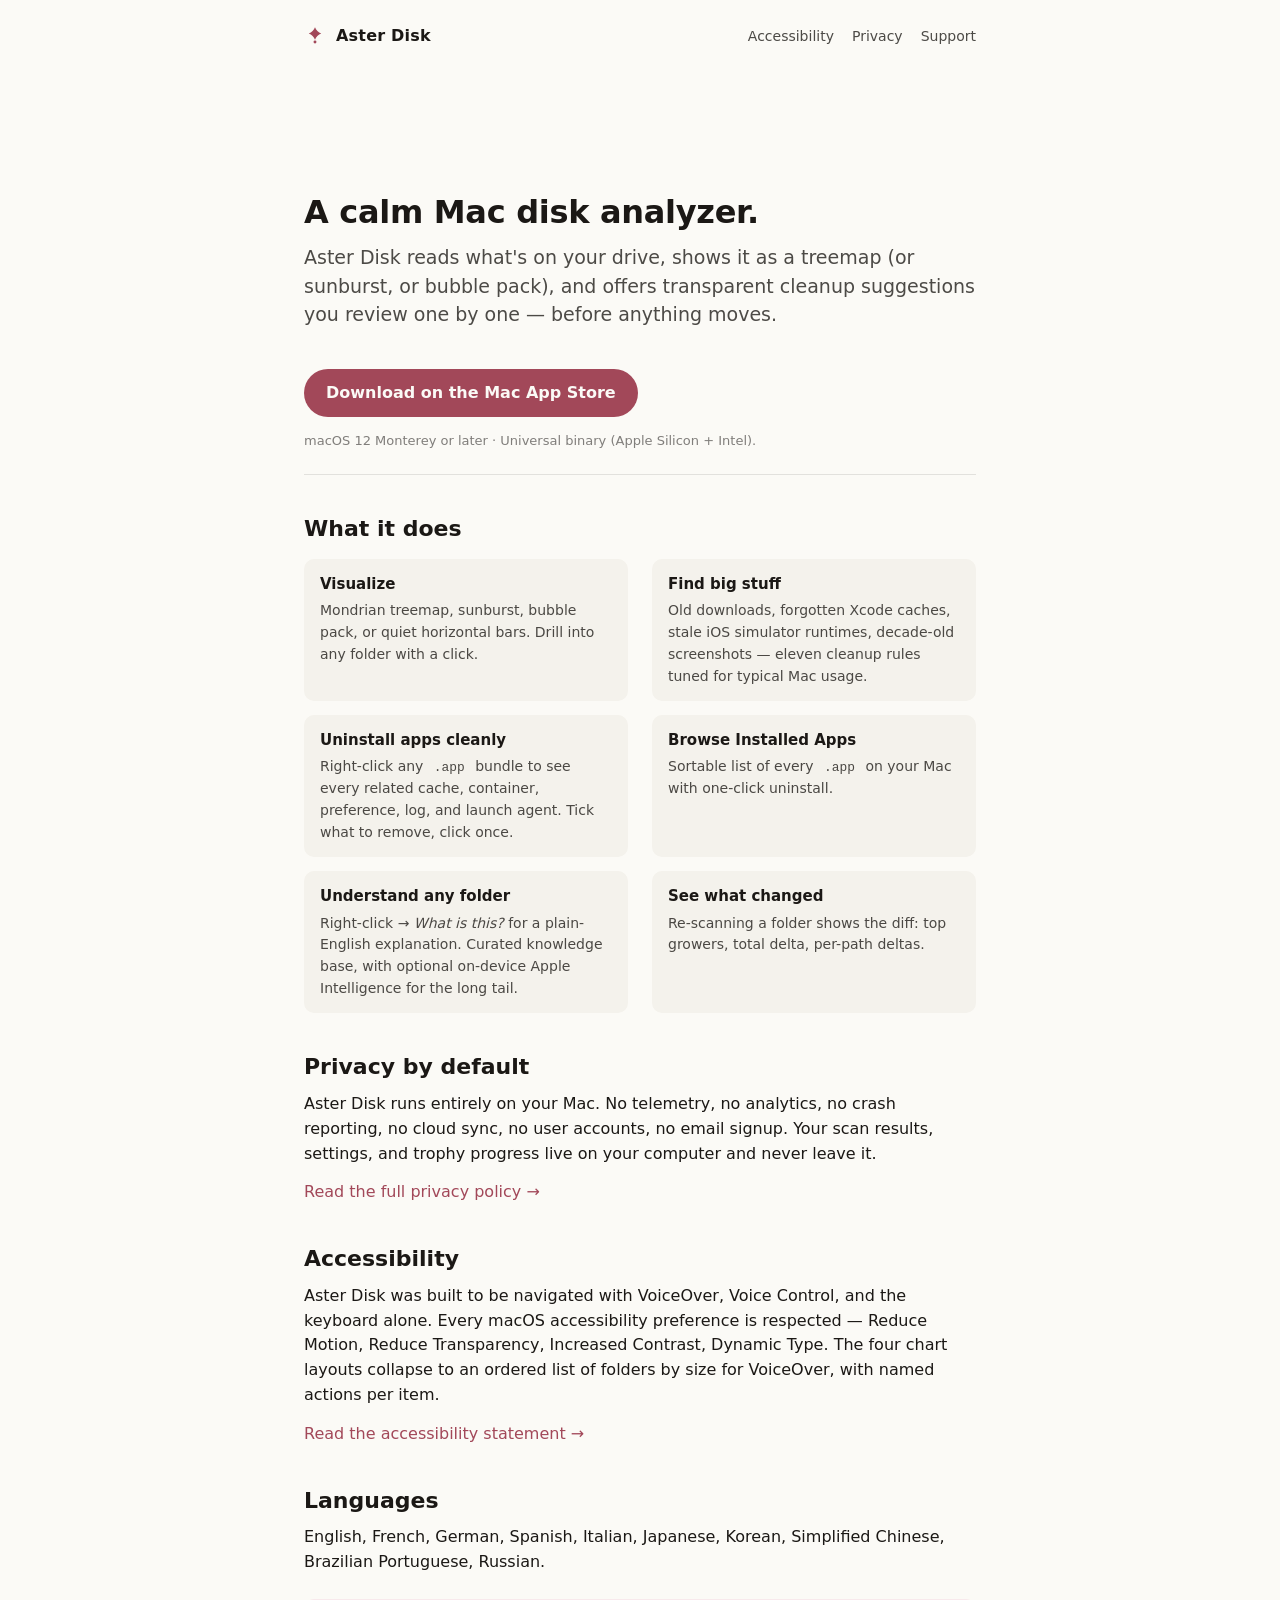
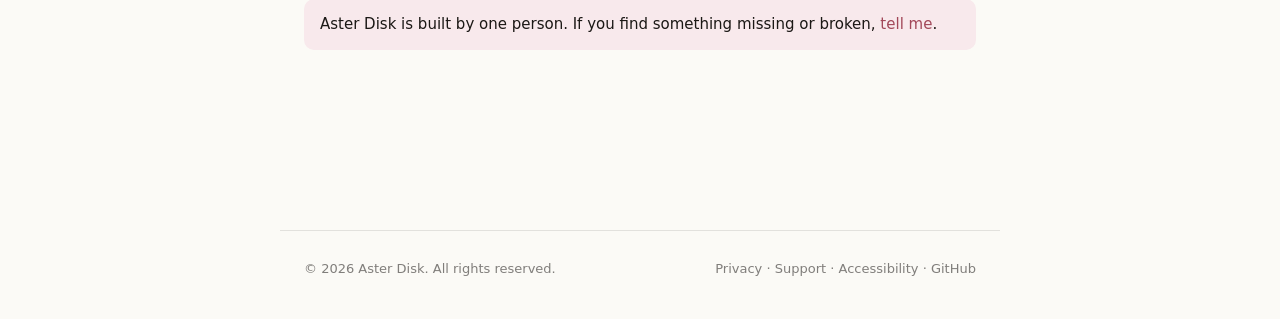
<file: index.html>
<!doctype html>
<html lang="en">
<head>
    <meta charset="utf-8">
    <meta name="viewport" content="width=device-width, initial-scale=1">
    <title>Aster Disk — a calm, native macOS disk analyzer</title>
    <meta name="description" content="Aster Disk reads what's on your Mac drive, shows it as a treemap, and offers transparent cleanup suggestions you can review one by one before anything moves.">
    <meta name="theme-color" content="#a24859" media="(prefers-color-scheme: light)">
    <meta name="theme-color" content="#1a1916" media="(prefers-color-scheme: dark)">
    <link rel="stylesheet" href="/styles.css">
    <link rel="canonical" href="https://www.asterdisk.com/">
    <meta property="og:type" content="website">
    <meta property="og:title" content="Aster Disk — calm Mac disk analyzer">
    <meta property="og:description" content="Native macOS disk analyzer with transparent cleanup suggestions. No telemetry, no cloud, no accounts.">
    <meta property="og:url" content="https://www.asterdisk.com/">
</head>
<body>
<a class="skip" href="#main">Skip to content</a>

<header class="site">
    <a class="brand" href="/" aria-label="Aster Disk home">
        <svg class="mark" viewBox="0 0 24 24" fill="none" aria-hidden="true">
            <path d="M12 2.5c1.1 3.2 3.6 5.7 6.8 6.8-3.2 1.1-5.7 3.6-6.8 6.8-1.1-3.2-3.6-5.7-6.8-6.8C8.4 8.2 10.9 5.7 12 2.5z" fill="currentColor"/>
            <circle cx="12" cy="18.5" r="1.6" fill="currentColor"/>
        </svg>
        Aster Disk
    </a>
    <nav class="top" aria-label="Primary">
        <a href="/accessibility">Accessibility</a>
        <a href="/privacy">Privacy</a>
        <a href="/support">Support</a>
    </nav>
</header>

<main id="main">
    <section class="hero">
        <h1>A calm Mac disk analyzer.</h1>
        <p class="lead">
            Aster Disk reads what's on your drive, shows it as a treemap
            (or sunburst, or bubble pack), and offers transparent cleanup
            suggestions you review one by one — before anything moves.
        </p>
        <a class="cta" href="https://apps.apple.com/app/aster-disk/id6769705763" rel="noopener">
            Download on the Mac App Store
        </a>
        <p style="margin-top:14px;color:var(--ink-3);font-size:13px;">
            macOS 12 Monterey or later · Universal binary (Apple Silicon + Intel).
        </p>
    </section>

    <h2>What it does</h2>
    <div class="features">
        <div class="feature">
            <h3>Visualize</h3>
            <p>Mondrian treemap, sunburst, bubble pack, or quiet horizontal bars. Drill into any folder with a click.</p>
        </div>
        <div class="feature">
            <h3>Find big stuff</h3>
            <p>Old downloads, forgotten Xcode caches, stale iOS simulator runtimes, decade-old screenshots — eleven cleanup rules tuned for typical Mac usage.</p>
        </div>
        <div class="feature">
            <h3>Uninstall apps cleanly</h3>
            <p>Right-click any <code>.app</code> bundle to see every related cache, container, preference, log, and launch agent. Tick what to remove, click once.</p>
        </div>
        <div class="feature">
            <h3>Browse Installed Apps</h3>
            <p>Sortable list of every <code>.app</code> on your Mac with one-click uninstall.</p>
        </div>
        <div class="feature">
            <h3>Understand any folder</h3>
            <p>Right-click → <em>What is this?</em> for a plain-English explanation. Curated knowledge base, with optional on-device Apple Intelligence for the long tail.</p>
        </div>
        <div class="feature">
            <h3>See what changed</h3>
            <p>Re-scanning a folder shows the diff: top growers, total delta, per-path deltas.</p>
        </div>
    </div>

    <h2>Privacy by default</h2>
    <p>
        Aster Disk runs entirely on your Mac. No telemetry, no analytics,
        no crash reporting, no cloud sync, no user accounts, no email
        signup. Your scan results, settings, and trophy progress live on
        your computer and never leave it.
    </p>
    <p><a href="/privacy">Read the full privacy policy →</a></p>

    <h2>Accessibility</h2>
    <p>
        Aster Disk was built to be navigated with VoiceOver, Voice
        Control, and the keyboard alone. Every macOS accessibility
        preference is respected — Reduce Motion, Reduce Transparency,
        Increased Contrast, Dynamic Type. The four chart layouts
        collapse to an ordered list of folders by size for VoiceOver,
        with named actions per item.
    </p>
    <p><a href="/accessibility">Read the accessibility statement →</a></p>

    <h2>Languages</h2>
    <p>
        English, French, German, Spanish, Italian, Japanese, Korean,
        Simplified Chinese, Brazilian Portuguese, Russian.
    </p>

    <div class="callout">
        Aster Disk is built by one person. If you find something missing
        or broken, <a href="/support">tell me</a>.
    </div>
</main>

<footer class="site">
    <span>© 2026 Aster Disk. All rights reserved.</span>
    <span>
        <a href="/privacy">Privacy</a> ·
        <a href="/support">Support</a> ·
        <a href="/accessibility">Accessibility</a> ·
        <a href="https://github.com/nerique/aster-public">GitHub</a>
    </span>
</footer>
</body>
</html>
</file>
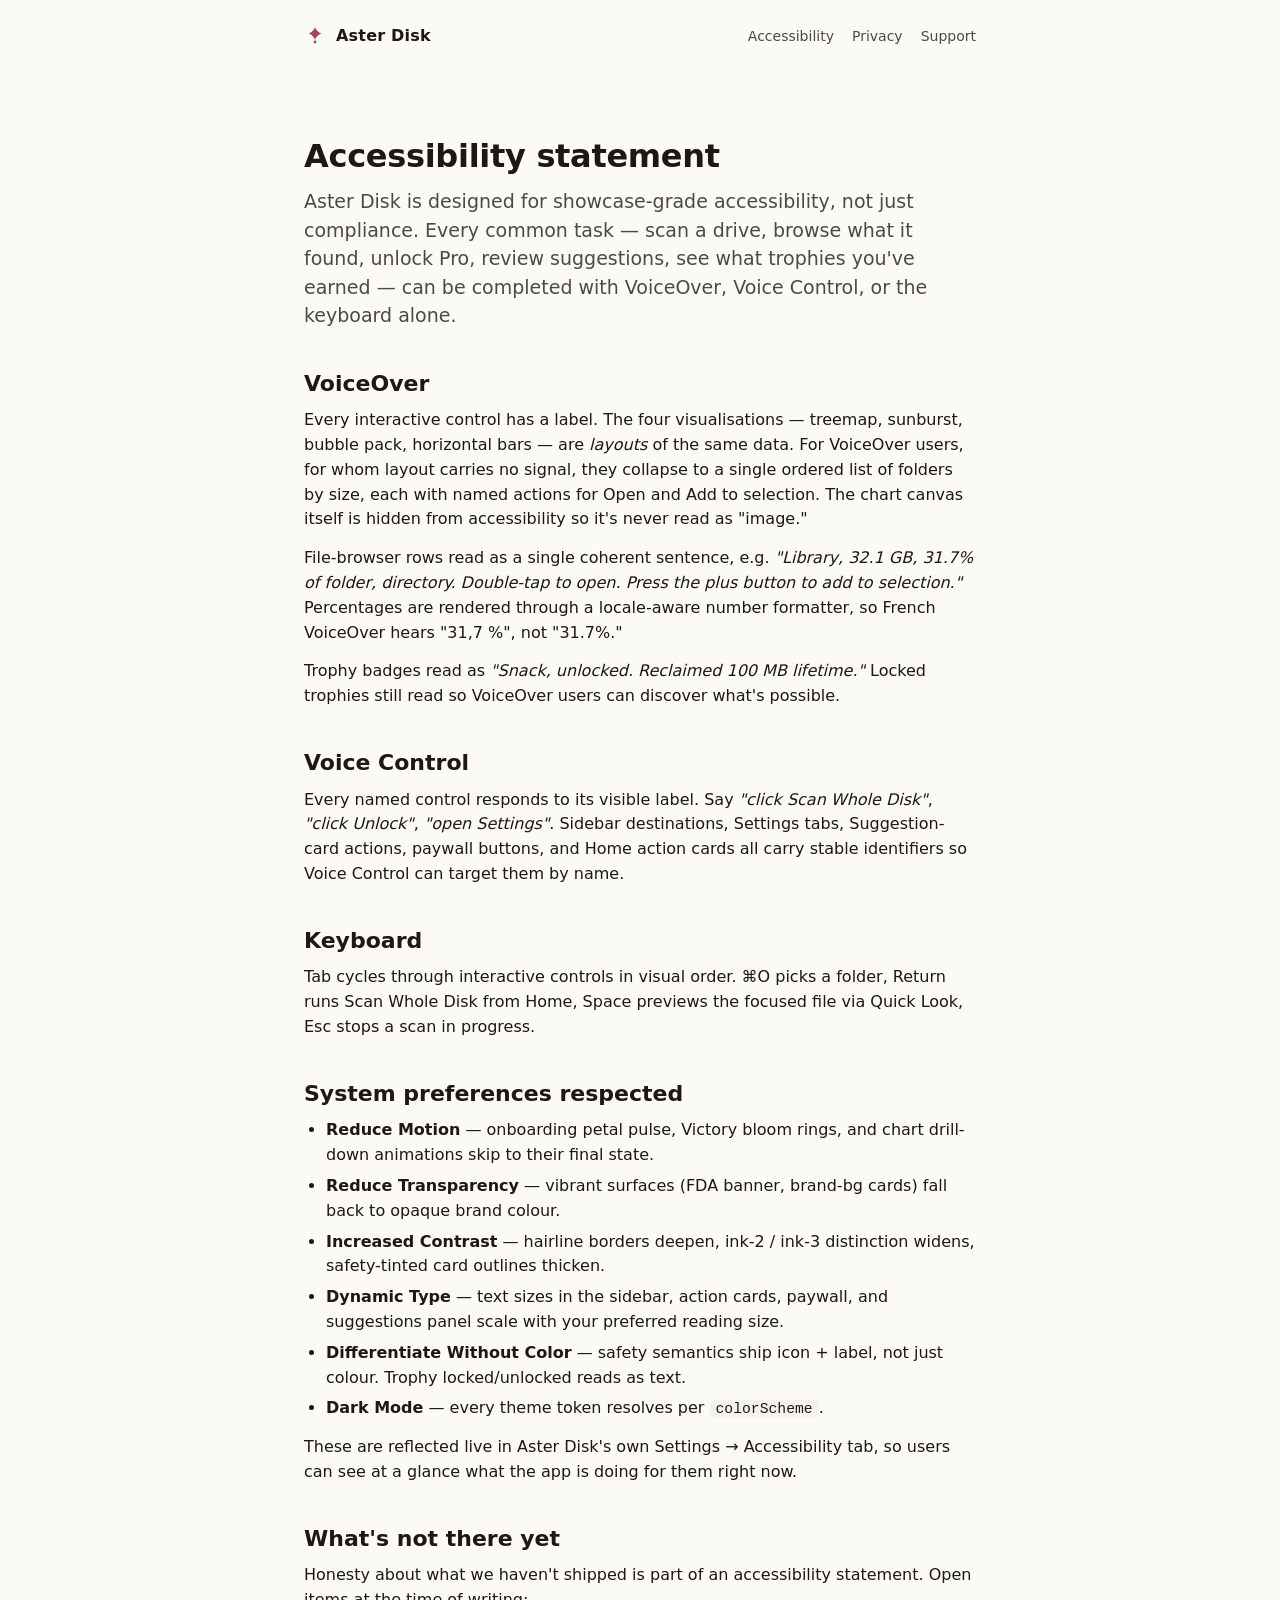
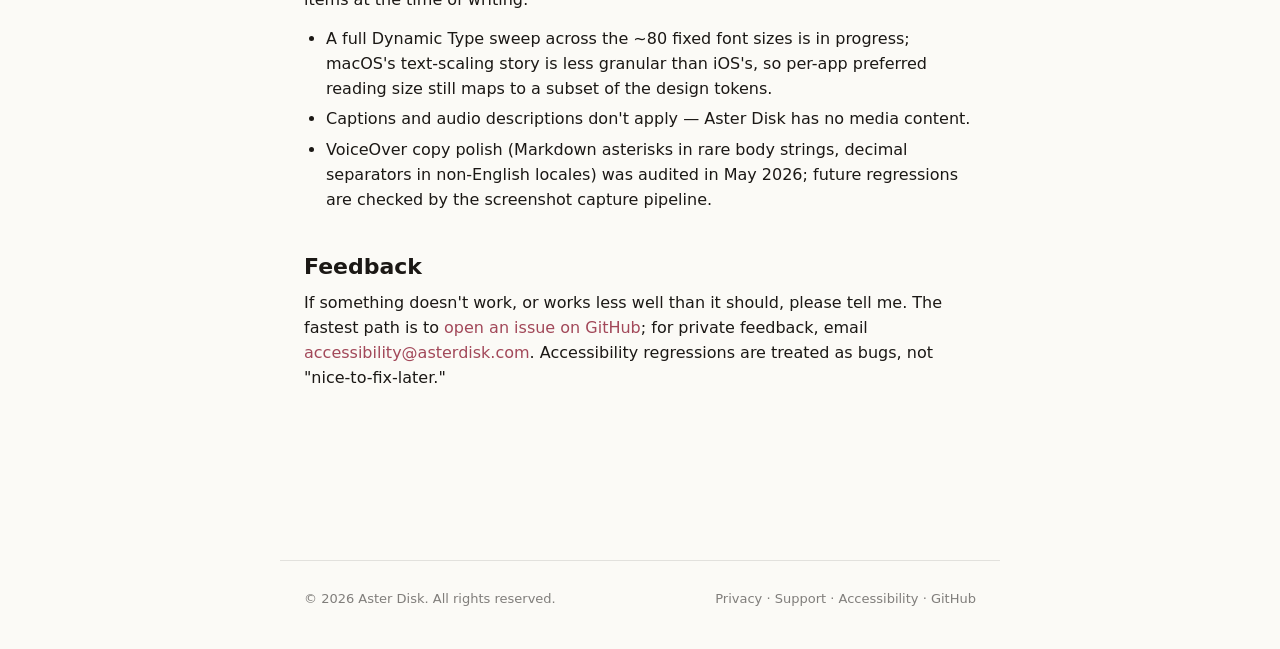
<file: accessibility.html>
<!doctype html>
<html lang="en">
<head>
    <meta charset="utf-8">
    <meta name="viewport" content="width=device-width, initial-scale=1">
    <title>Accessibility — Aster Disk</title>
    <meta name="description" content="Aster Disk is built to be navigated with VoiceOver, Voice Control, and the keyboard alone. Every macOS accessibility preference is respected.">
    <meta name="theme-color" content="#a24859" media="(prefers-color-scheme: light)">
    <meta name="theme-color" content="#1a1916" media="(prefers-color-scheme: dark)">
    <link rel="stylesheet" href="/styles.css">
    <link rel="canonical" href="https://www.asterdisk.com/accessibility">
</head>
<body>
<a class="skip" href="#main">Skip to content</a>

<header class="site">
    <a class="brand" href="/" aria-label="Aster Disk home">
        <svg class="mark" viewBox="0 0 24 24" fill="none" aria-hidden="true">
            <path d="M12 2.5c1.1 3.2 3.6 5.7 6.8 6.8-3.2 1.1-5.7 3.6-6.8 6.8-1.1-3.2-3.6-5.7-6.8-6.8C8.4 8.2 10.9 5.7 12 2.5z" fill="currentColor"/>
            <circle cx="12" cy="18.5" r="1.6" fill="currentColor"/>
        </svg>
        Aster Disk
    </a>
    <nav class="top" aria-label="Primary">
        <a href="/accessibility" aria-current="page">Accessibility</a>
        <a href="/privacy">Privacy</a>
        <a href="/support">Support</a>
    </nav>
</header>

<main id="main">
    <h1>Accessibility statement</h1>
    <p class="lead">
        Aster Disk is designed for showcase-grade accessibility, not
        just compliance. Every common task — scan a drive, browse what
        it found, unlock Pro, review suggestions, see what trophies
        you've earned — can be completed with VoiceOver, Voice
        Control, or the keyboard alone.
    </p>

    <h2>VoiceOver</h2>
    <p>
        Every interactive control has a label. The four visualisations
        — treemap, sunburst, bubble pack, horizontal bars — are
        <em>layouts</em> of the same data. For VoiceOver users, for
        whom layout carries no signal, they collapse to a single
        ordered list of folders by size, each with named actions for
        Open and Add to selection. The chart canvas itself is hidden
        from accessibility so it's never read as "image."
    </p>
    <p>
        File-browser rows read as a single coherent sentence, e.g.
        <em>"Library, 32.1 GB, 31.7% of folder, directory. Double-tap to
        open. Press the plus button to add to selection."</em>
        Percentages are rendered through a locale-aware number
        formatter, so French VoiceOver hears "31,7 %", not "31.7%."
    </p>
    <p>
        Trophy badges read as <em>"Snack, unlocked. Reclaimed 100 MB
        lifetime."</em> Locked trophies still read so VoiceOver users
        can discover what's possible.
    </p>

    <h2>Voice Control</h2>
    <p>
        Every named control responds to its visible label. Say
        <em>"click Scan Whole Disk"</em>, <em>"click Unlock"</em>,
        <em>"open Settings"</em>. Sidebar destinations, Settings tabs,
        Suggestion-card actions, paywall buttons, and Home action
        cards all carry stable identifiers so Voice Control can target
        them by name.
    </p>

    <h2>Keyboard</h2>
    <p>
        Tab cycles through interactive controls in visual order.
        ⌘O picks a folder, Return runs Scan Whole Disk from Home,
        Space previews the focused file via Quick Look, Esc stops a
        scan in progress.
    </p>

    <h2>System preferences respected</h2>
    <ul>
        <li><strong>Reduce Motion</strong> — onboarding petal pulse, Victory bloom rings, and chart drill-down animations skip to their final state.</li>
        <li><strong>Reduce Transparency</strong> — vibrant surfaces (FDA banner, brand-bg cards) fall back to opaque brand colour.</li>
        <li><strong>Increased Contrast</strong> — hairline borders deepen, ink-2 / ink-3 distinction widens, safety-tinted card outlines thicken.</li>
        <li><strong>Dynamic Type</strong> — text sizes in the sidebar, action cards, paywall, and suggestions panel scale with your preferred reading size.</li>
        <li><strong>Differentiate Without Color</strong> — safety semantics ship icon + label, not just colour. Trophy locked/unlocked reads as text.</li>
        <li><strong>Dark Mode</strong> — every theme token resolves per <code>colorScheme</code>.</li>
    </ul>
    <p>
        These are reflected live in Aster Disk's own
        Settings → Accessibility tab, so users can see at a glance
        what the app is doing for them right now.
    </p>

    <h2>What's not there yet</h2>
    <p>
        Honesty about what we haven't shipped is part of an
        accessibility statement. Open items at the time of writing:
    </p>
    <ul>
        <li>A full Dynamic Type sweep across the ~80 fixed font sizes is in progress; macOS's text-scaling story is less granular than iOS's, so per-app preferred reading size still maps to a subset of the design tokens.</li>
        <li>Captions and audio descriptions don't apply — Aster Disk has no media content.</li>
        <li>VoiceOver copy polish (Markdown asterisks in rare body strings, decimal separators in non-English locales) was audited in May 2026; future regressions are checked by the screenshot capture pipeline.</li>
    </ul>

    <h2>Feedback</h2>
    <p>
        If something doesn't work, or works less well than it should,
        please tell me. The fastest path is to
        <a href="https://github.com/nerique/aster-public/issues">open an issue on GitHub</a>;
        for private feedback, email
        <a href="mailto:accessibility@asterdisk.com">accessibility@asterdisk.com</a>.
        Accessibility regressions are treated as bugs, not "nice-to-fix-later."
    </p>
</main>

<footer class="site">
    <span>© 2026 Aster Disk. All rights reserved.</span>
    <span>
        <a href="/privacy">Privacy</a> ·
        <a href="/support">Support</a> ·
        <a href="/accessibility">Accessibility</a> ·
        <a href="https://github.com/nerique/aster-public">GitHub</a>
    </span>
</footer>
</body>
</html>
</file>
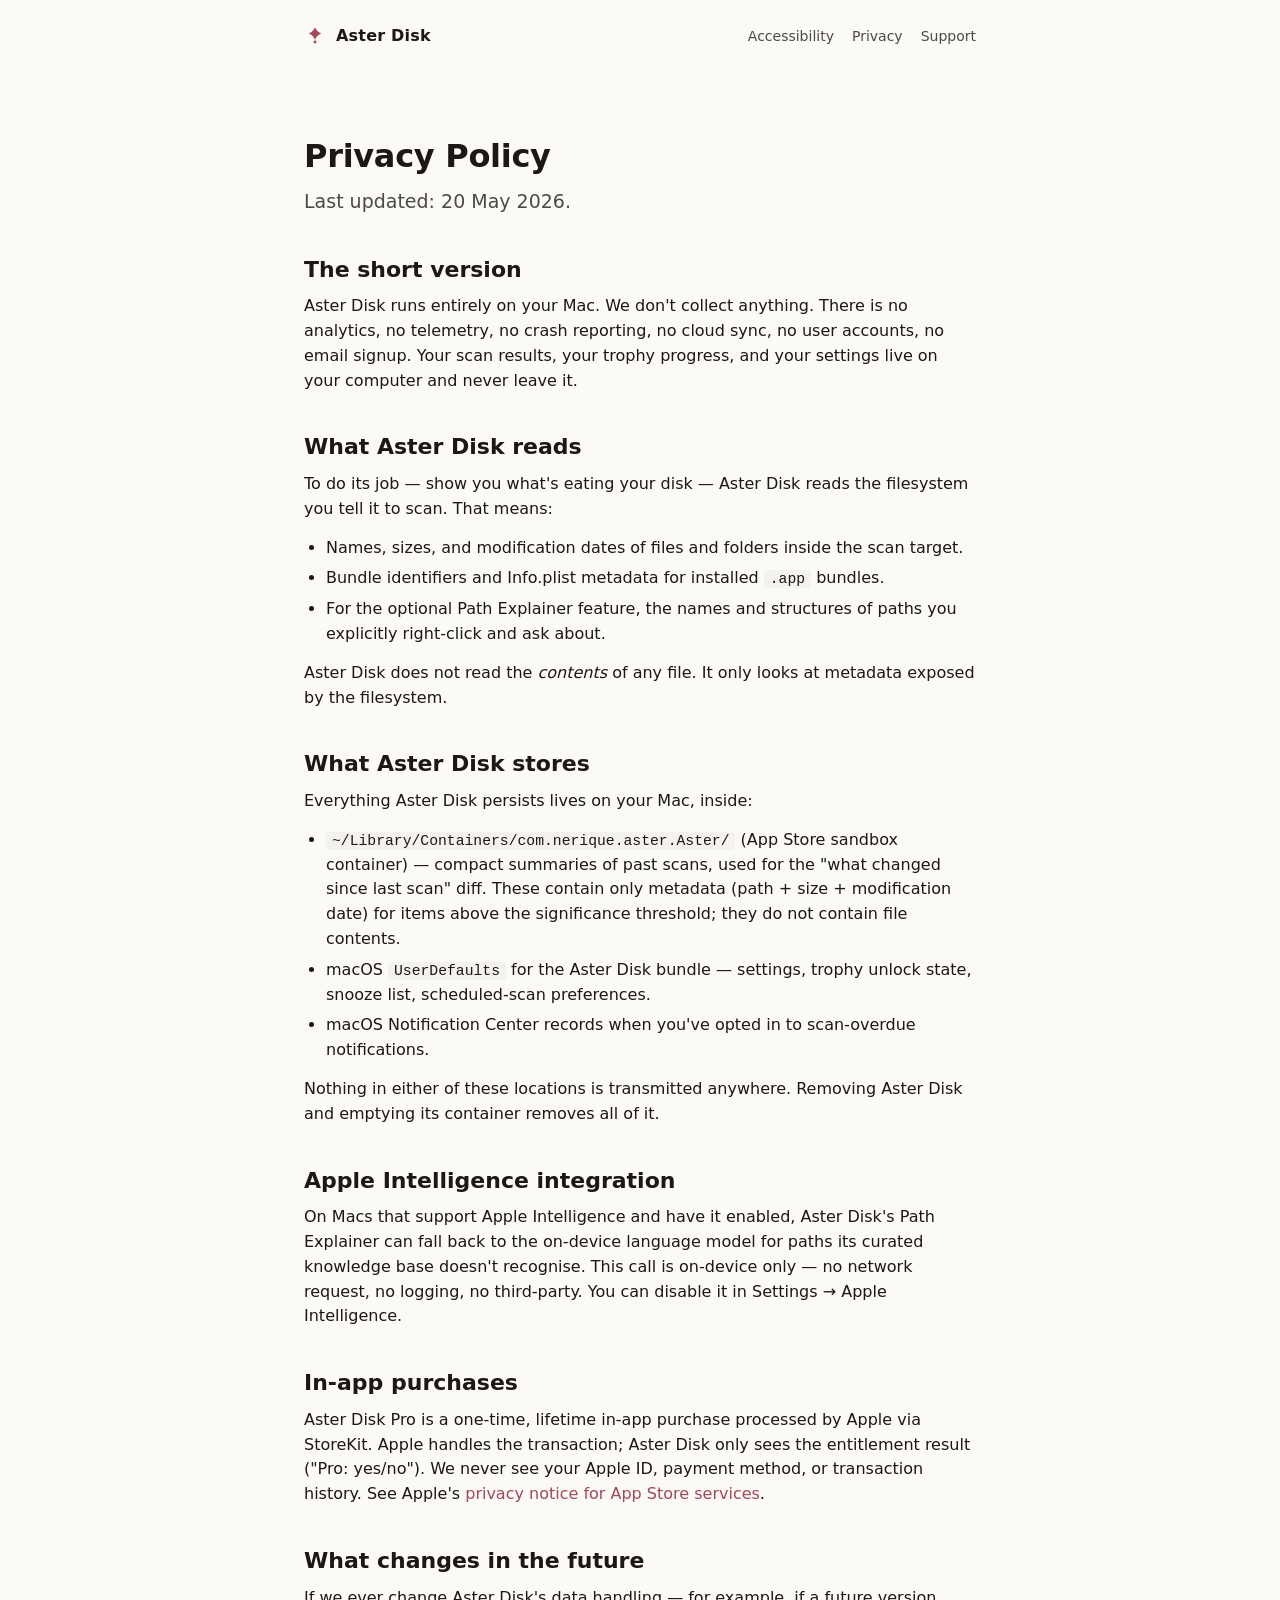
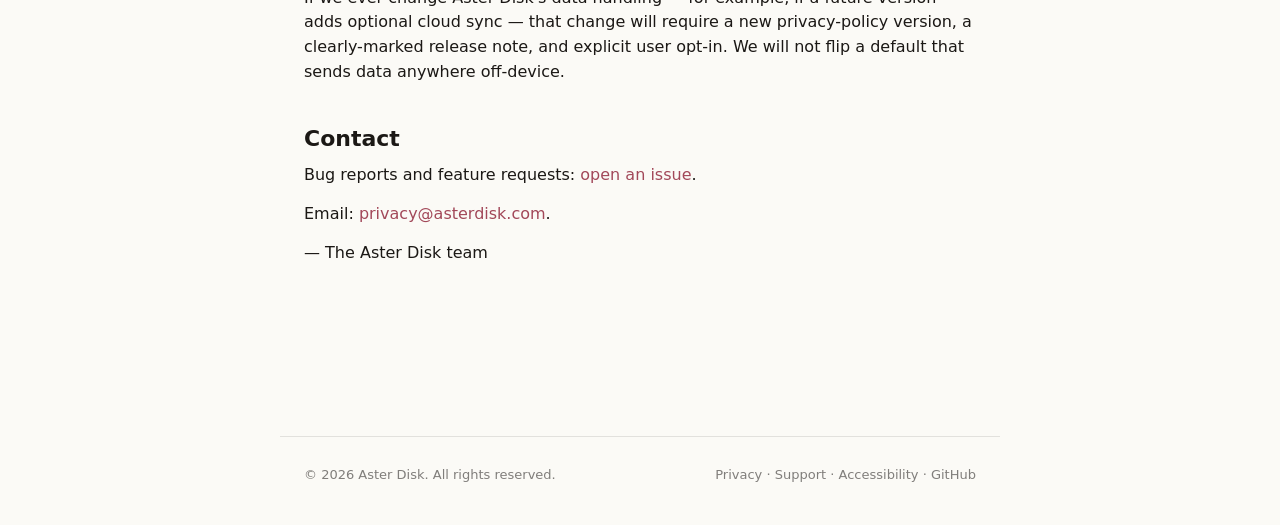
<file: privacy.html>
<!doctype html>
<html lang="en">
<head>
    <meta charset="utf-8">
    <meta name="viewport" content="width=device-width, initial-scale=1">
    <title>Privacy Policy — Aster Disk</title>
    <meta name="description" content="Aster Disk runs entirely on your Mac. No telemetry, no analytics, no cloud sync, no accounts.">
    <meta name="theme-color" content="#a24859" media="(prefers-color-scheme: light)">
    <meta name="theme-color" content="#1a1916" media="(prefers-color-scheme: dark)">
    <link rel="stylesheet" href="/styles.css">
    <link rel="canonical" href="https://www.asterdisk.com/privacy">
</head>
<body>
<a class="skip" href="#main">Skip to content</a>

<header class="site">
    <a class="brand" href="/" aria-label="Aster Disk home">
        <svg class="mark" viewBox="0 0 24 24" fill="none" aria-hidden="true">
            <path d="M12 2.5c1.1 3.2 3.6 5.7 6.8 6.8-3.2 1.1-5.7 3.6-6.8 6.8-1.1-3.2-3.6-5.7-6.8-6.8C8.4 8.2 10.9 5.7 12 2.5z" fill="currentColor"/>
            <circle cx="12" cy="18.5" r="1.6" fill="currentColor"/>
        </svg>
        Aster Disk
    </a>
    <nav class="top" aria-label="Primary">
        <a href="/accessibility">Accessibility</a>
        <a href="/privacy" aria-current="page">Privacy</a>
        <a href="/support">Support</a>
    </nav>
</header>

<main id="main">
    <h1>Privacy Policy</h1>
    <p class="lead">Last updated: 20 May 2026.</p>

    <h2>The short version</h2>
    <p>
        Aster Disk runs entirely on your Mac. We don't collect anything.
        There is no analytics, no telemetry, no crash reporting, no
        cloud sync, no user accounts, no email signup. Your scan
        results, your trophy progress, and your settings live on your
        computer and never leave it.
    </p>

    <h2>What Aster Disk reads</h2>
    <p>
        To do its job — show you what's eating your disk — Aster Disk
        reads the filesystem you tell it to scan. That means:
    </p>
    <ul>
        <li>Names, sizes, and modification dates of files and folders inside the scan target.</li>
        <li>Bundle identifiers and Info.plist metadata for installed <code>.app</code> bundles.</li>
        <li>For the optional Path Explainer feature, the names and structures of paths you explicitly right-click and ask about.</li>
    </ul>
    <p>
        Aster Disk does not read the <em>contents</em> of any file. It
        only looks at metadata exposed by the filesystem.
    </p>

    <h2>What Aster Disk stores</h2>
    <p>Everything Aster Disk persists lives on your Mac, inside:</p>
    <ul>
        <li><code>~/Library/Containers/com.nerique.aster.Aster/</code> (App Store sandbox container) — compact summaries of past scans, used for the "what changed since last scan" diff. These contain only metadata (path + size + modification date) for items above the significance threshold; they do not contain file contents.</li>
        <li>macOS <code>UserDefaults</code> for the Aster Disk bundle — settings, trophy unlock state, snooze list, scheduled-scan preferences.</li>
        <li>macOS Notification Center records when you've opted in to scan-overdue notifications.</li>
    </ul>
    <p>
        Nothing in either of these locations is transmitted anywhere.
        Removing Aster Disk and emptying its container removes all of it.
    </p>

    <h2>Apple Intelligence integration</h2>
    <p>
        On Macs that support Apple Intelligence and have it enabled,
        Aster Disk's Path Explainer can fall back to the on-device
        language model for paths its curated knowledge base doesn't
        recognise. This call is on-device only — no network request,
        no logging, no third-party. You can disable it in Settings →
        Apple Intelligence.
    </p>

    <h2>In-app purchases</h2>
    <p>
        Aster Disk Pro is a one-time, lifetime in-app purchase
        processed by Apple via StoreKit. Apple handles the transaction;
        Aster Disk only sees the entitlement result ("Pro: yes/no").
        We never see your Apple ID, payment method, or transaction
        history. See Apple's
        <a href="https://www.apple.com/legal/internet-services/itunes/">privacy notice for App Store services</a>.
    </p>

    <h2>What changes in the future</h2>
    <p>
        If we ever change Aster Disk's data handling — for example, if
        a future version adds optional cloud sync — that change will
        require a new privacy-policy version, a clearly-marked release
        note, and explicit user opt-in. We will not flip a default
        that sends data anywhere off-device.
    </p>

    <h2>Contact</h2>
    <p>Bug reports and feature requests: <a href="https://github.com/nerique/aster-public/issues">open an issue</a>.</p>
    <p>Email: <a href="mailto:privacy@asterdisk.com">privacy@asterdisk.com</a>.</p>
    <p>— The Aster Disk team</p>
</main>

<footer class="site">
    <span>© 2026 Aster Disk. All rights reserved.</span>
    <span>
        <a href="/privacy">Privacy</a> ·
        <a href="/support">Support</a> ·
        <a href="/accessibility">Accessibility</a> ·
        <a href="https://github.com/nerique/aster-public">GitHub</a>
    </span>
</footer>
</body>
</html>
</file>
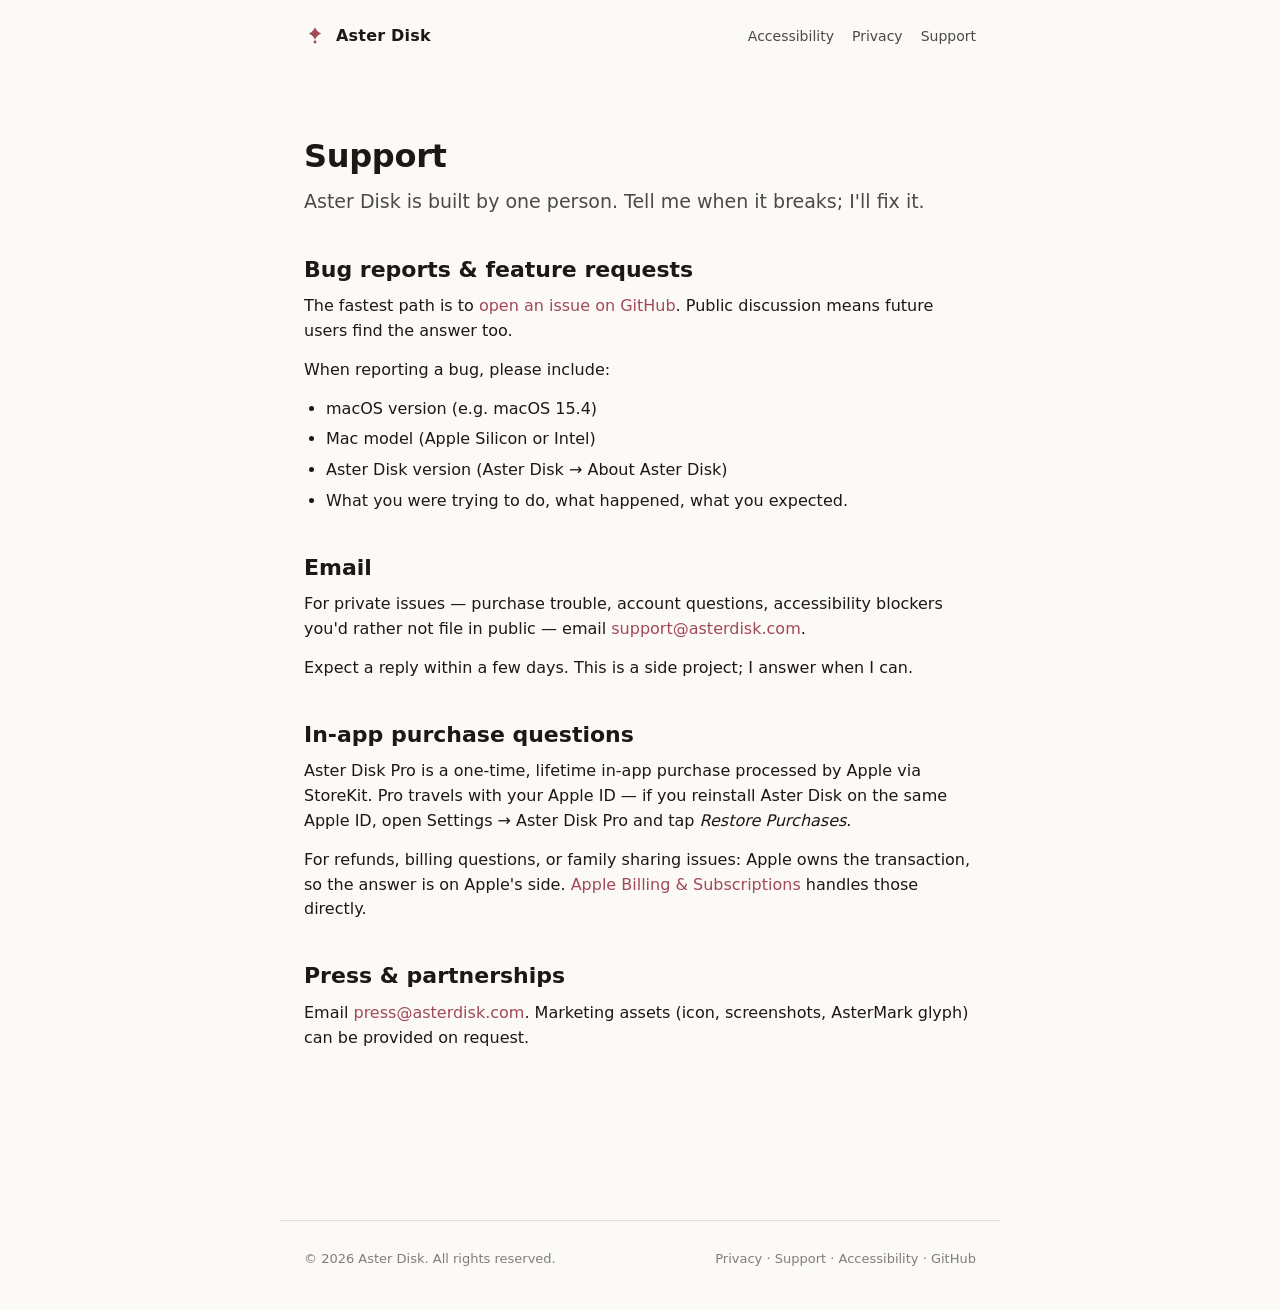
<file: support.html>
<!doctype html>
<html lang="en">
<head>
    <meta charset="utf-8">
    <meta name="viewport" content="width=device-width, initial-scale=1">
    <title>Support — Aster Disk</title>
    <meta name="description" content="How to get help with Aster Disk: report bugs, request features, contact the maintainer.">
    <meta name="theme-color" content="#a24859" media="(prefers-color-scheme: light)">
    <meta name="theme-color" content="#1a1916" media="(prefers-color-scheme: dark)">
    <link rel="stylesheet" href="/styles.css">
    <link rel="canonical" href="https://www.asterdisk.com/support">
</head>
<body>
<a class="skip" href="#main">Skip to content</a>

<header class="site">
    <a class="brand" href="/" aria-label="Aster Disk home">
        <svg class="mark" viewBox="0 0 24 24" fill="none" aria-hidden="true">
            <path d="M12 2.5c1.1 3.2 3.6 5.7 6.8 6.8-3.2 1.1-5.7 3.6-6.8 6.8-1.1-3.2-3.6-5.7-6.8-6.8C8.4 8.2 10.9 5.7 12 2.5z" fill="currentColor"/>
            <circle cx="12" cy="18.5" r="1.6" fill="currentColor"/>
        </svg>
        Aster Disk
    </a>
    <nav class="top" aria-label="Primary">
        <a href="/accessibility">Accessibility</a>
        <a href="/privacy">Privacy</a>
        <a href="/support" aria-current="page">Support</a>
    </nav>
</header>

<main id="main">
    <h1>Support</h1>
    <p class="lead">Aster Disk is built by one person. Tell me when it breaks; I'll fix it.</p>

    <h2>Bug reports &amp; feature requests</h2>
    <p>
        The fastest path is to
        <a href="https://github.com/nerique/aster-public/issues">open an issue on GitHub</a>.
        Public discussion means future users find the answer too.
    </p>
    <p>
        When reporting a bug, please include:
    </p>
    <ul>
        <li>macOS version (e.g. macOS 15.4)</li>
        <li>Mac model (Apple Silicon or Intel)</li>
        <li>Aster Disk version (Aster Disk → About Aster Disk)</li>
        <li>What you were trying to do, what happened, what you expected.</li>
    </ul>

    <h2>Email</h2>
    <p>
        For private issues — purchase trouble, account questions,
        accessibility blockers you'd rather not file in public — email
        <a href="mailto:support@asterdisk.com">support@asterdisk.com</a>.
    </p>
    <p>
        Expect a reply within a few days. This is a side project; I
        answer when I can.
    </p>

    <h2>In-app purchase questions</h2>
    <p>
        Aster Disk Pro is a one-time, lifetime in-app purchase
        processed by Apple via StoreKit. Pro travels with your Apple
        ID — if you reinstall Aster Disk on the same Apple ID, open
        Settings → Aster Disk Pro and tap <em>Restore Purchases</em>.
    </p>
    <p>
        For refunds, billing questions, or family sharing issues:
        Apple owns the transaction, so the answer is on Apple's side.
        <a href="https://support.apple.com/billing">Apple Billing &amp; Subscriptions</a>
        handles those directly.
    </p>

    <h2>Press &amp; partnerships</h2>
    <p>
        Email <a href="mailto:press@asterdisk.com">press@asterdisk.com</a>.
        Marketing assets (icon, screenshots, AsterMark glyph) can be
        provided on request.
    </p>
</main>

<footer class="site">
    <span>© 2026 Aster Disk. All rights reserved.</span>
    <span>
        <a href="/privacy">Privacy</a> ·
        <a href="/support">Support</a> ·
        <a href="/accessibility">Accessibility</a> ·
        <a href="https://github.com/nerique/aster-public">GitHub</a>
    </span>
</footer>
</body>
</html>
</file>
<file: styles.css>
/* Aster Disk — public site stylesheet.
 * Mirrors the app's M13 design tokens (Theme.swift / tokens.css).
 * No JavaScript anywhere on the site; every page renders correctly
 * with just HTML + this stylesheet. */

:root {
    --paper: #fbfaf6;
    --paper-2: #f4f2ec;
    --paper-3: #ece9e1;
    --ink: #1b1815;
    --ink-2: rgba(27, 24, 21, 0.78);
    --ink-3: rgba(27, 24, 21, 0.55);
    --hairline: rgba(0, 0, 0, 0.10);
    --brand: #a24859;
    --brand-bg: #f8e9ec;
    --max-width: 720px;
}

@media (prefers-color-scheme: dark) {
    :root {
        --paper: #1a1916;
        --paper-2: #22201d;
        --paper-3: #2c2926;
        --ink: #f2eee8;
        --ink-2: rgba(242, 238, 232, 0.78);
        --ink-3: rgba(242, 238, 232, 0.55);
        --hairline: rgba(255, 255, 255, 0.10);
        --brand: #e08591;
        --brand-bg: #4d2a30;
    }
}

* { box-sizing: border-box; }

html, body {
    margin: 0;
    padding: 0;
    background: var(--paper);
    color: var(--ink);
    font-family: -apple-system, BlinkMacSystemFont, "SF Pro Text",
                 system-ui, "Segoe UI", Roboto, sans-serif;
    font-size: 16px;
    line-height: 1.55;
    -webkit-font-smoothing: antialiased;
}

main {
    max-width: var(--max-width);
    margin: 0 auto;
    padding: 64px 24px 96px;
}

header.site {
    max-width: var(--max-width);
    margin: 0 auto;
    padding: 24px 24px 0;
    display: flex;
    align-items: center;
    gap: 12px;
}

header.site a.brand {
    color: var(--ink);
    text-decoration: none;
    font-weight: 600;
    letter-spacing: 0.2px;
    display: flex;
    align-items: center;
    gap: 10px;
}

.mark {
    width: 22px;
    height: 22px;
    color: var(--brand);
}

nav.top {
    margin-left: auto;
    display: flex;
    gap: 18px;
    font-size: 14px;
}

nav.top a {
    color: var(--ink-2);
    text-decoration: none;
}

nav.top a:hover, nav.top a:focus { color: var(--brand); }

h1 {
    font-size: 32px;
    line-height: 1.2;
    margin: 24px 0 12px;
    font-weight: 700;
    letter-spacing: -0.3px;
}

h2 {
    font-size: 22px;
    line-height: 1.3;
    margin: 40px 0 10px;
    font-weight: 600;
}

h3 {
    font-size: 17px;
    margin: 28px 0 6px;
    font-weight: 600;
}

p, ul, ol { margin: 0 0 14px; }
ul, ol { padding-left: 22px; }
li { margin: 6px 0; }

a { color: var(--brand); text-decoration: none; }
a:hover, a:focus { text-decoration: underline; }

code, kbd, .mono {
    font-family: "SF Mono", ui-monospace, Menlo, Consolas, monospace;
    font-size: 0.92em;
    background: var(--paper-2);
    padding: 1px 6px;
    border-radius: 4px;
}

.lead {
    font-size: 19px;
    line-height: 1.5;
    color: var(--ink-2);
    margin: 0 0 28px;
}

.hero {
    padding: 56px 0 8px;
    border-bottom: 1px solid var(--hairline);
    margin-bottom: 40px;
}

.cta {
    display: inline-flex;
    align-items: center;
    gap: 8px;
    padding: 12px 22px;
    border-radius: 999px;
    background: var(--brand);
    color: var(--paper);
    font-weight: 600;
    text-decoration: none;
    margin-top: 12px;
}
.cta:hover { text-decoration: none; opacity: 0.92; }

.cta.secondary {
    background: transparent;
    color: var(--brand);
    border: 1px solid var(--brand);
}

.features {
    display: grid;
    grid-template-columns: 1fr 1fr;
    gap: 14px 24px;
    margin: 16px 0 40px;
}

@media (max-width: 540px) {
    .features { grid-template-columns: 1fr; }
    main { padding: 32px 20px 64px; }
    h1 { font-size: 26px; }
}

.feature {
    padding: 14px 16px;
    background: var(--paper-2);
    border-radius: 10px;
}

.feature h3 { margin: 0 0 4px; font-size: 15px; }
.feature p { margin: 0; font-size: 14px; color: var(--ink-2); }

.callout {
    padding: 14px 16px;
    background: var(--brand-bg);
    border-radius: 10px;
    margin: 24px 0;
    font-size: 15px;
}

footer.site {
    max-width: var(--max-width);
    margin: 60px auto 0;
    padding: 28px 24px 40px;
    border-top: 1px solid var(--hairline);
    color: var(--ink-3);
    font-size: 13px;
    display: flex;
    flex-wrap: wrap;
    gap: 16px;
    justify-content: space-between;
}

footer.site a { color: var(--ink-3); }
footer.site a:hover, footer.site a:focus { color: var(--brand); }

/* Skip-to-content link — visible on focus only, for keyboard users. */
.skip {
    position: absolute;
    left: -9999px;
    top: 0;
}
.skip:focus {
    left: 12px;
    top: 12px;
    z-index: 100;
    background: var(--brand);
    color: var(--paper);
    padding: 8px 14px;
    border-radius: 6px;
}
</file>
